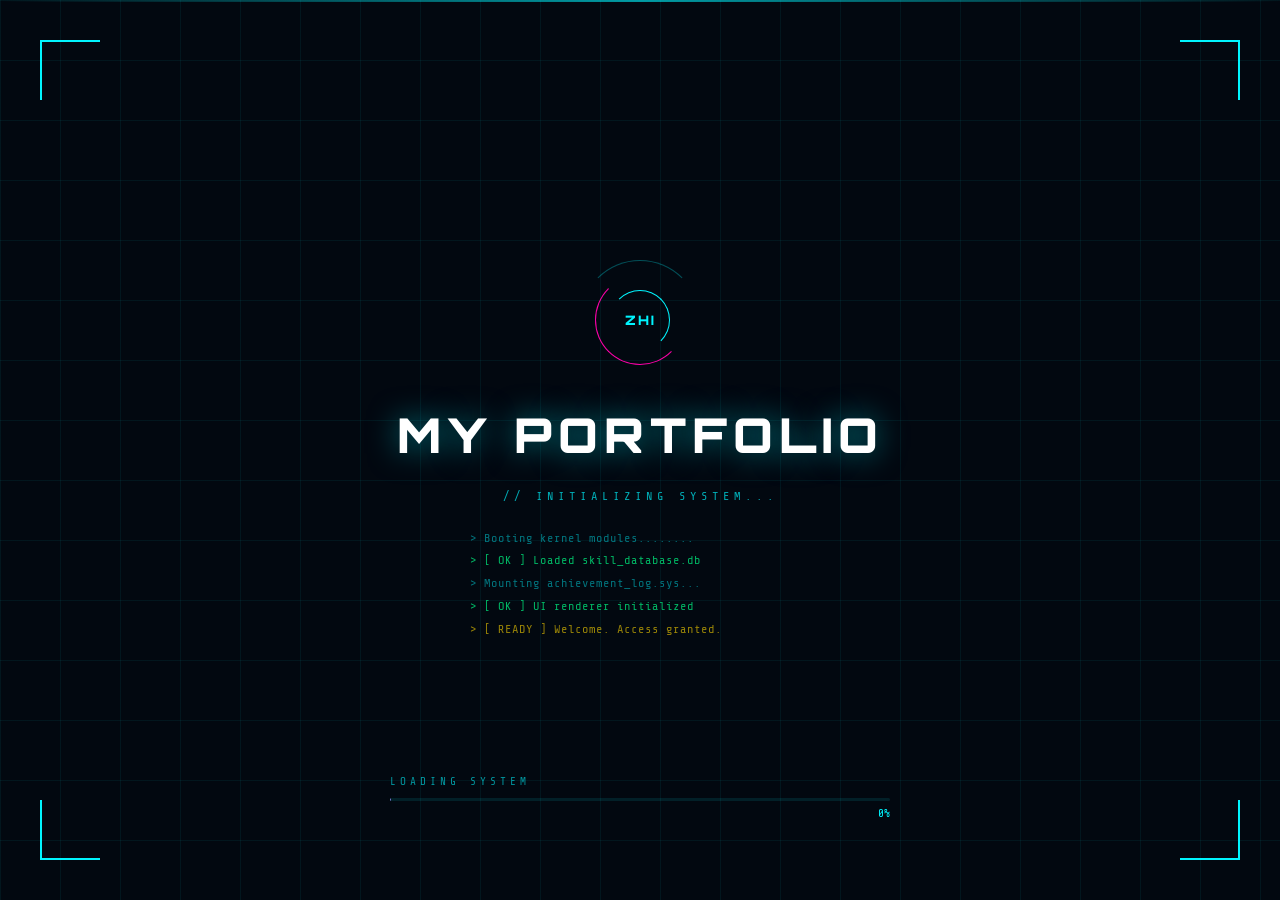
<file: index.html>
<!doctype html>
<html lang="en">
  <head>
    <meta charset="UTF-8" />
    <meta name="viewport" content="width=device-width, initial-scale=1.0" />
    <title>ZHI portfolio</title>
    <link
      rel="apple-touch-icon"
      sizes="180x180"
      href="assets/apple-touch-icon.png"
    />
    <link
      rel="icon"
      type="image/png"
      sizes="32x32"
      href="assets/favicon-32x32.png"
    />
    <link
      rel="icon"
      type="image/png"
      sizes="16x16"
      href="assets/favicon-16x16.png"
    />
    <link rel="manifest" href="assets/site.webmanifest" />

    <link rel="stylesheet" href="index.css" />
    <link rel="stylesheet" href="anim.css" />
  </head>
  <body>
    <!-- ========== OPENING ANIMATION OVERLAY ========== -->
    <div id="opening-overlay">
      <div class="op-grid"></div>
      <div class="op-scan"></div>
      <div class="op-corner tl"></div>
      <div class="op-corner tr"></div>
      <div class="op-corner bl"></div>
      <div class="op-corner br"></div>

      <div class="op-center">
        <div class="op-hex-wrap">
          <div class="op-hex-ring h1"></div>
          <div class="op-hex-ring h2"></div>
          <div class="op-hex-ring h3"></div>
          <div class="op-hex-icon">ZHI</div>
        </div>
        <div class="op-title">MY PORTFOLIO</div>
        <div class="op-subtitle">// INITIALIZING SYSTEM...</div>
        <div class="op-boot-lines">
          <span class="ob-line">&gt; Booting kernel modules........</span>
          <span class="ob-line ok">&gt; [ OK ] Loaded skill_database.db</span>
          <span class="ob-line">&gt; Mounting achievement_log.sys...</span>
          <span class="ob-line ok">&gt; [ OK ] UI renderer initialized</span>
          <span class="ob-line warn"
            >&gt; [ READY ] Welcome. Access granted.</span
          >
        </div>
      </div>

      <div class="op-loader-wrap">
        <div class="op-loader-label">LOADING SYSTEM</div>
        <div class="op-loader-bar">
          <div class="op-loader-fill"></div>
        </div>
        <div class="op-loader-pct">0%</div>
      </div>
    </div>
    <!-- ========== END OPENING OVERLAY ========== -->

    <!-- NAVBAR -->
    <nav class="navbar" data-reveal="down" data-reveal-delay="1">
      <button class="hamburger" id="hamburger" aria-label="Menu">☰</button>
      <div class="side-menu" id="sideMenu">
        <div class="menu-header" data-i18n="navHeader">// NAVIGATE</div>
        <ul>
          <li>
            <a href="index.html" class="menu-link active" data-page="home"
              >⬡ <span data-i18n="navHome">HOME</span></a
            >
          </li>
          <li>
            <a href="about.html" class="menu-link" data-page="about"
              >⬡ <span data-i18n="navAbout">ABOUT ME</span></a
            >
          </li>
          <li>
            <a href="achievement.html" class="menu-link" data-page="achievement"
              >⬡ <span data-i18n="navAchievement">ACHIEVEMENT</span></a
            >
          </li>
          <li>
            <a href="project.html" class="menu-link" data-page="project"
              >⬡ <span data-i18n="navProject">PROJECT</span></a
            >
          </li>
        </ul>
        <div class="menu-footer">SYS.VER 1.0.0</div>
      </div>
      <div class="overlay" id="overlay"></div>
      <div class="translate-wrapper">
        <button class="translate-btn" id="translateBtn">
          🌐 <span data-i18n="langBtnLabel">LANG</span>
        </button>
        <div class="lang-dropdown" id="langDropdown">
          <button class="lang-opt" data-lang="en">🇺🇸 English</button>
          <button class="lang-opt" data-lang="id">🇮🇩 Indonesia</button>
          <button class="lang-opt" data-lang="ja">🇯🇵 日本語</button>
        </div>
      </div>
    </nav>

    <!-- HERO -->
    <main class="hero">
      <div class="glitch-grid"></div>
      <div class="hero-content">
        <div
          class="badge"
          data-i18n="badge"
          data-reveal="up"
          data-reveal-delay="2"
        >
          // SYSTEM ONLINE
        </div>
        <h1
          class="name glitch"
          data-text="NAJWAN AZHIM AFANDI"
          data-reveal="up"
          data-reveal-delay="3"
        >
          NAJWAN AZHIM AFANDI
        </h1>
        <p
          class="tagline"
          data-i18n="tagline"
          data-reveal="up"
          data-reveal-delay="4"
        >
          DEVELOPER · CREATOR · GAMER
        </p>
        <div
          class="hero-desc"
          data-i18n="heroDesc"
          data-reveal="up"
          data-reveal-delay="5"
        >
          Welcome to my website portfolio. Navigate through the system using the
          menu.
        </div>
        <div class="hero-btns" data-reveal="up" data-reveal-delay="6">
          <a href="about.html" class="cta-btn" data-i18n="ctaAbout"
            >ACCESS PROFILE</a
          >
          <a
            href="project.html"
            class="cta-btn secondary"
            data-i18n="ctaProject"
            >VIEW PROJECTS</a
          >
        </div>
      </div>

      <div class="terminal" data-reveal="right" data-reveal-delay="4">
        <div class="terminal-bar">
          <span class="dot r"></span><span class="dot y"></span
          ><span class="dot g"></span>
          <span class="terminal-title">terminal@cyber:~</span>
        </div>
        <div class="terminal-body" id="terminalBody"></div>
      </div>

      <div class="scan-line"></div>
    </main>

    <script src="main.js"></script>
    <script src="anim.js"></script>
  </body>
</html>
</file>
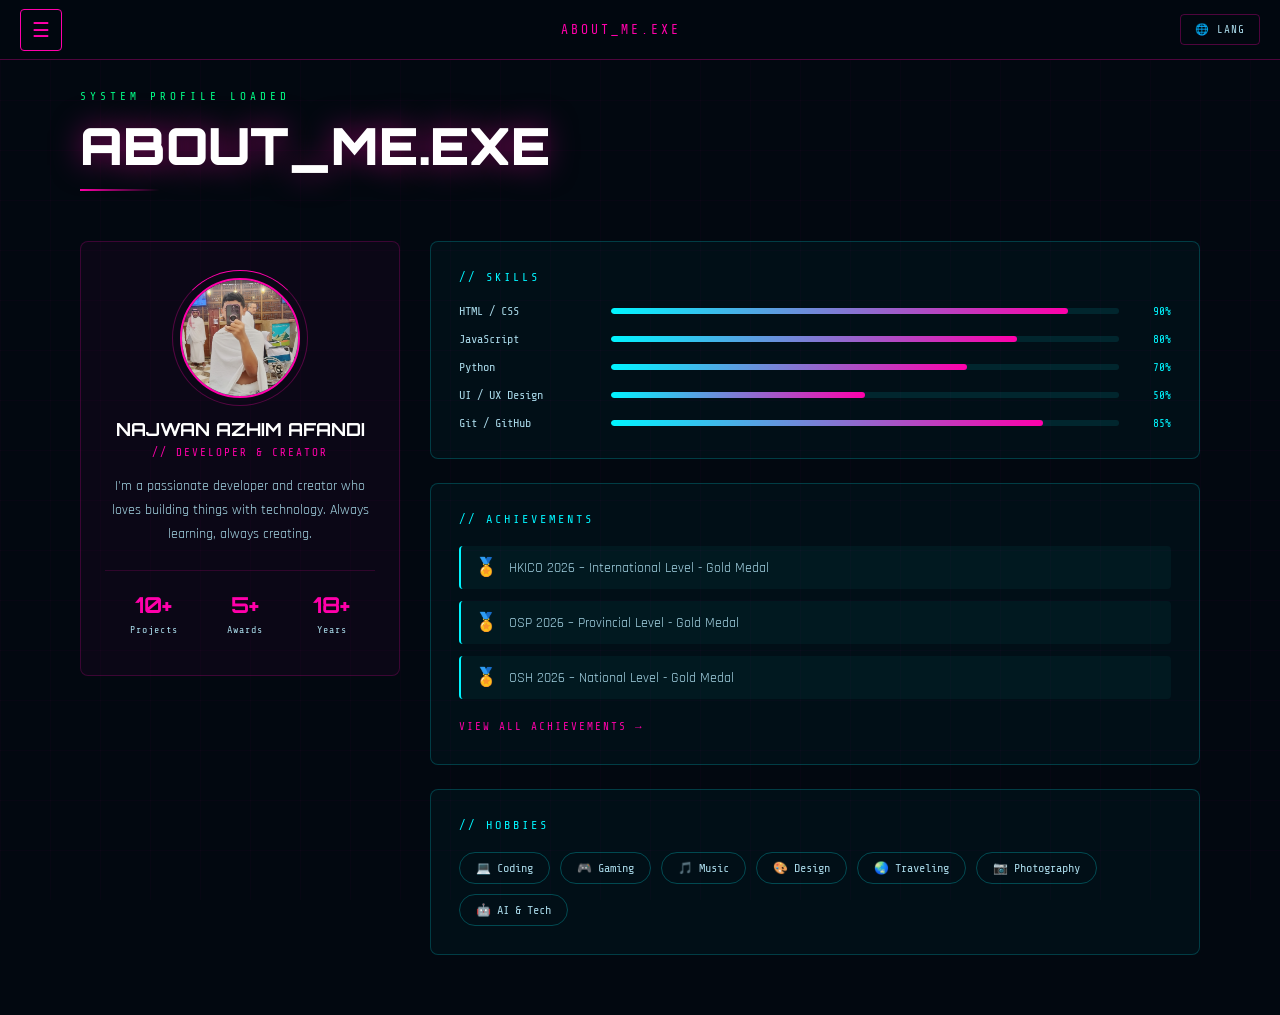
<file: about.html>
<!doctype html>
<html lang="en">
  <head>
    <meta charset="UTF-8" />
    <meta name="viewport" content="width=device-width, initial-scale=1.0" />
    <title>ZHI portfolio</title>
    <link
      rel="apple-touch-icon"
      sizes="180x180"
      href="assets/apple-touch-icon.png"
    />
    <link
      rel="icon"
      type="image/png"
      sizes="32x32"
      href="assets/favicon-32x32.png"
    />
    <link
      rel="icon"
      type="image/png"
      sizes="16x16"
      href="assets/favicon-16x16.png"
    />
    <link rel="manifest" href="assets/site.webmanifest" />
    <link rel="stylesheet" href="about.css" />
    <link rel="stylesheet" href="anim.css" />
  </head>
  <body>
    <nav class="navbar" data-reveal="down" data-reveal-delay="1">
      <button class="hamburger" id="hamburger">☰</button>
      <div class="side-menu" id="sideMenu">
        <div class="menu-header" data-i18n="navHeader">// NAVIGATE</div>
        <ul>
          <li>
            <a href="index.html" class="menu-link" data-page="home"
              >⬡ <span data-i18n="navHome">HOME</span></a
            >
          </li>
          <li>
            <a href="about.html" class="menu-link active" data-page="about"
              >⬡ <span data-i18n="navAbout">ABOUT ME</span></a
            >
          </li>
          <li>
            <a href="achievement.html" class="menu-link" data-page="achievement"
              >⬡ <span data-i18n="navAchievement">ACHIEVEMENT</span></a
            >
          </li>
          <li>
            <a href="project.html" class="menu-link" data-page="project"
              >⬡ <span data-i18n="navProject">PROJECT</span></a
            >
          </li>
        </ul>
        <div class="menu-footer">SYS.VER 1.0.0</div>
      </div>
      <div class="overlay" id="overlay"></div>
      <div class="nav-title" data-i18n="aboutTitle">ABOUT_ME.EXE</div>
      <div class="translate-wrapper">
        <button class="translate-btn" id="translateBtn">
          🌐 <span data-i18n="langBtnLabel">LANG</span>
        </button>
        <div class="lang-dropdown" id="langDropdown">
          <button class="lang-opt" data-lang="en">🇺🇸 English</button>
          <button class="lang-opt" data-lang="id">🇮🇩 Indonesia</button>
          <button class="lang-opt" data-lang="ja">🇯🇵 日本語</button>
        </div>
      </div>
    </nav>

    <main class="page-main">
      <div class="bg-grid"></div>

      <div class="page-header" data-reveal="up" data-reveal-delay="2">
        <div class="page-tag" data-i18n="aboutSub">SYSTEM PROFILE LOADED</div>
        <h1 class="page-title" data-i18n="aboutTitle">ABOUT_ME.EXE</h1>
        <div class="title-line"></div>
      </div>

      <div class="about-grid">
        <!-- PROFILE CARD -->
        <div class="profile-card" data-reveal="left" data-reveal-delay="3">
          <div class="avatar-wrap">
            <div class="avatar">
              <img
                src="assets/uploadf96056e02d5f6336b601302a79b82b65.png"
                alt="Profile Avatar"
              />
            </div>
            <div class="avatar-ring"></div>
          </div>
          <div class="profile-name">NAJWAN AZHIM AFANDI</div>
          <div class="profile-role" data-i18n="profileRole">
            // DEVELOPER & CREATOR
          </div>
          <p class="profile-bio" data-i18n="bioText">
            I'm a passionate developer and creator who loves building things
            with technology. Always learning, always creating.
          </p>
          <div class="profile-stats">
            <div class="stat">
              <span class="stat-num">10+</span
              ><span class="stat-label" data-i18n="statProjects">Projects</span>
            </div>
            <div class="stat">
              <span class="stat-num">5+</span
              ><span class="stat-label" data-i18n="statAwards">Awards</span>
            </div>
            <div class="stat">
              <span class="stat-num">18+</span
              ><span class="stat-label" data-i18n="statYears">Years</span>
            </div>
          </div>
        </div>

        <!-- RIGHT PANEL -->
        <div class="info-panel">
          <!-- SKILLS -->
          <div class="section-card" data-reveal="right" data-reveal-delay="3">
            <div class="section-label" data-i18n="skillsTitle">// SKILLS</div>
            <div class="skills-grid">
              <div class="skill-item" data-reveal="up" data-reveal-delay="1">
                <div class="skill-name">HTML / CSS</div>
                <div class="skill-bar">
                  <div class="skill-fill" style="--pct: 90%"></div>
                </div>
                <span class="skill-pct">90%</span>
              </div>
              <div class="skill-item" data-reveal="up" data-reveal-delay="2">
                <div class="skill-name">JavaScript</div>
                <div class="skill-bar">
                  <div class="skill-fill" style="--pct: 80%"></div>
                </div>
                <span class="skill-pct">80%</span>
              </div>
              <div class="skill-item" data-reveal="up" data-reveal-delay="3">
                <div class="skill-name">Python</div>
                <div class="skill-bar">
                  <div class="skill-fill" style="--pct: 70%"></div>
                </div>
                <span class="skill-pct">70%</span>
              </div>
              <div class="skill-item" data-reveal="up" data-reveal-delay="4">
                <div class="skill-name">UI / UX Design</div>
                <div class="skill-bar">
                  <div class="skill-fill" style="--pct: 50%"></div>
                </div>
                <span class="skill-pct">50%</span>
              </div>
              <div class="skill-item" data-reveal="up" data-reveal-delay="5">
                <div class="skill-name">Git / GitHub</div>
                <div class="skill-bar">
                  <div class="skill-fill" style="--pct: 85%"></div>
                </div>
                <span class="skill-pct">85%</span>
              </div>
            </div>
          </div>

          <!-- ACHIEVEMENTS MINI -->
          <div class="section-card" data-reveal="right" data-reveal-delay="4">
            <div class="section-label" data-i18n="achieveTitle">
              // ACHIEVEMENTS
            </div>
            <div class="mini-list">
              <div class="mini-item" data-reveal="left" data-reveal-delay="2">
                <span class="mini-icon">🏅</span>
                <span class="mini-text" data-i18n="achMiniHkico"
                  >HKICO 2026 – International Level - Gold Medal</span
                >
              </div>
              <div class="mini-item" data-reveal="left" data-reveal-delay="3">
                <span class="mini-icon">🏅</span>
                <span class="mini-text" data-i18n="achMiniOsp"
                  >OSP 2026 – Provincial Level - Gold Medal</span
                >
              </div>
              <div class="mini-item" data-reveal="left" data-reveal-delay="4">
                <span class="mini-icon">🏅</span>
                <span class="mini-text" data-i18n="achMiniOsh"
                  >OSH 2026 – National Level - Gold Medal</span
                >
              </div>
            </div>
            <a href="achievement.html" class="see-more" data-i18n="seeMoreAch"
              >VIEW ALL ACHIEVEMENTS →</a
            >
          </div>

          <!-- HOBBIES -->
          <div class="section-card" data-reveal="up" data-reveal-delay="3">
            <div class="section-label" data-i18n="hobbyTitle">// HOBBIES</div>
            <div class="hobby-tags">
              <span
                class="htag"
                data-reveal="scale"
                data-reveal-delay="1"
                data-i18n="hobbyCoding"
                >💻 Coding</span
              >
              <span
                class="htag"
                data-reveal="scale"
                data-reveal-delay="2"
                data-i18n="hobbyGaming"
                >🎮 Gaming</span
              >
              <span
                class="htag"
                data-reveal="scale"
                data-reveal-delay="3"
                data-i18n="hobbyMusic"
                >🎵 Music</span
              >
              <span
                class="htag"
                data-reveal="scale"
                data-reveal-delay="5"
                data-i18n="hobbyDesign"
                >🎨 Design</span
              >
              <span
                class="htag"
                data-reveal="scale"
                data-reveal-delay="6"
                data-i18n="hobbyTraveling"
                >🌏 Traveling</span
              >
              <span
                class="htag"
                data-reveal="scale"
                data-reveal-delay="7"
                data-i18n="hobbyPhotography"
                >📷 Photography</span
              >
              <span
                class="htag"
                data-reveal="scale"
                data-reveal-delay="8"
                data-i18n="hobbyAI"
                >🤖 AI & Tech</span
              >
            </div>
          </div>
        </div>
      </div>
    </main>

    <div class="scan-line"></div>
    <script src="main.js"></script>
    <script src="anim.js"></script>
  </body>
</html>
</file>
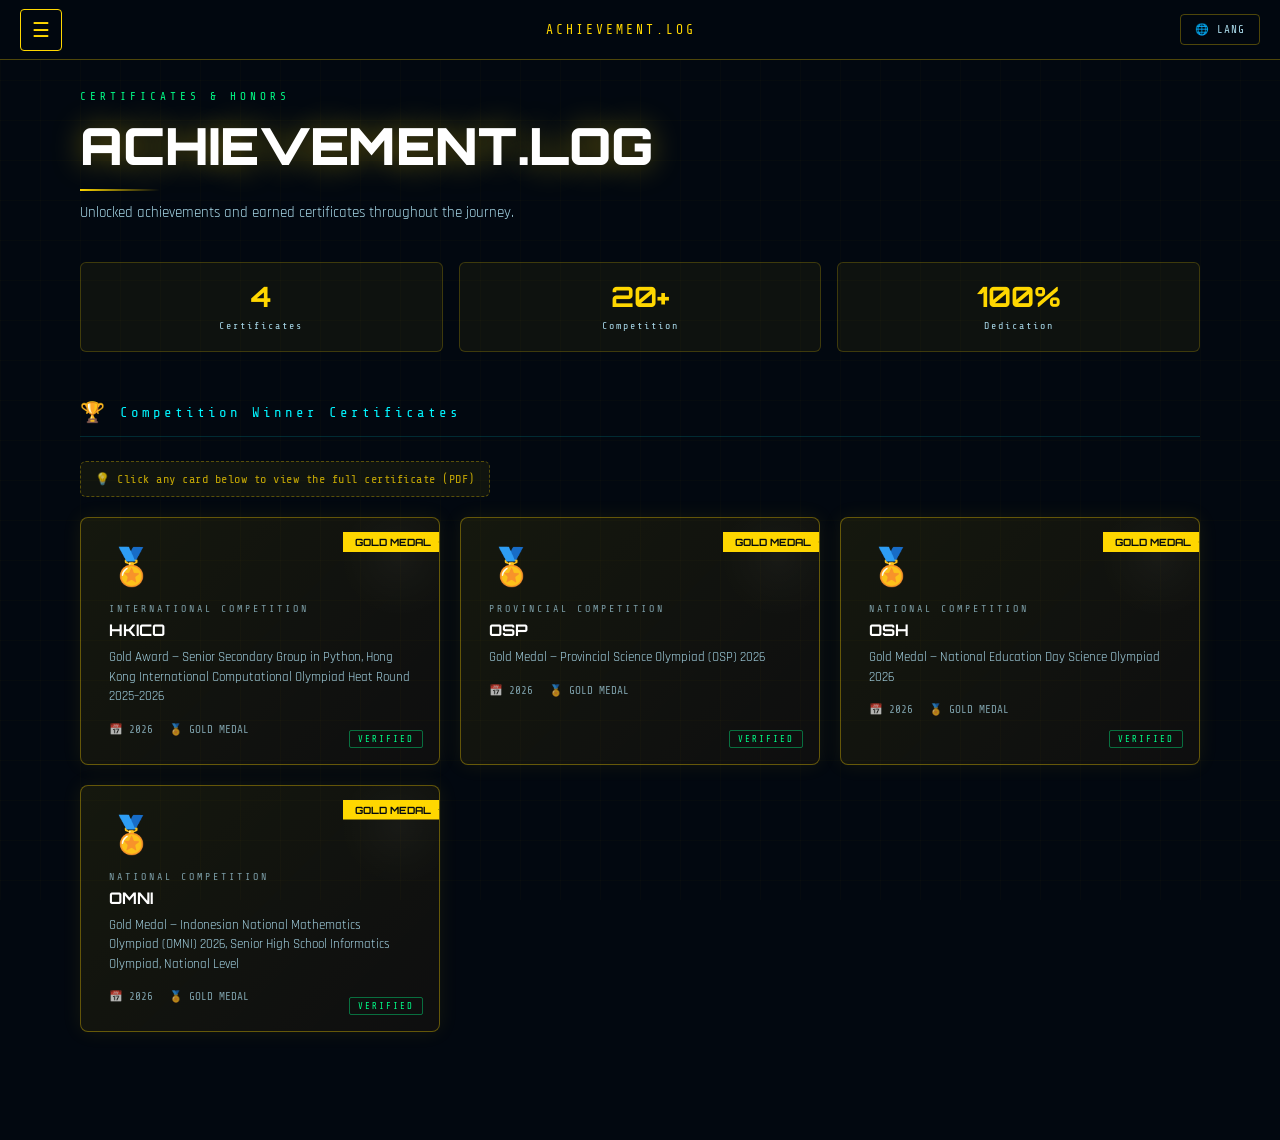
<file: achievement.html>
<!doctype html>
<html lang="en">
  <head>
    <meta charset="UTF-8" />
    <meta name="viewport" content="width=device-width, initial-scale=1.0" />
    <title>ZHI portfolio</title>
    <link
      rel="apple-touch-icon"
      sizes="180x180"
      href="assets/apple-touch-icon.png"
    />
    <link
      rel="icon"
      type="image/png"
      sizes="32x32"
      href="assets/favicon-32x32.png"
    />
    <link
      rel="icon"
      type="image/png"
      sizes="16x16"
      href="assets/favicon-16x16.png"
    />
    <link rel="manifest" href="assets/site.webmanifest" />
    <link rel="stylesheet" href="achievement.css" />
    <link rel="stylesheet" href="anim.css" />
    <style></style>
  </head>
  <body>
    <nav class="navbar" data-reveal="down" data-reveal-delay="1">
      <button class="hamburger" id="hamburger">☰</button>
      <div class="side-menu" id="sideMenu">
        <div class="menu-header" data-i18n="navHeader">// NAVIGATE</div>
        <ul>
          <li><a href="index.html" class="menu-link">⬡ <span data-i18n="navHome">HOME</span></a></li>
          <li><a href="about.html" class="menu-link">⬡ <span data-i18n="navAbout">ABOUT ME</span></a></li>
          <li>
            <a href="achievement.html" class="menu-link active"
              >⬡ <span data-i18n="navAchievement">ACHIEVEMENT</span></a
            >
          </li>
          <li><a href="project.html" class="menu-link">⬡ <span data-i18n="navProject">PROJECT</span></a></li>
        </ul>
        <div class="menu-footer">SYS.VER 1.0.0</div>
      </div>
      <div class="overlay" id="overlay"></div>
      <div class="nav-title" data-i18n="achPageTitle">ACHIEVEMENT.LOG</div>
      <div class="translate-wrapper">
        <button class="translate-btn" id="translateBtn">🌐 <span data-i18n="langBtnLabel">LANG</span></button>
        <div class="lang-dropdown" id="langDropdown">
          <button class="lang-opt" data-lang="en">🇺🇸 English</button>
          <button class="lang-opt" data-lang="id">🇮🇩 Indonesia</button>
          <button class="lang-opt" data-lang="ja">🇯🇵 日本語</button>
        </div>
      </div>
    </nav>

    <main class="page-main">
      <div class="bg-circuit"></div>

      <div class="page-header" data-reveal="up" data-reveal-delay="2">
        <div class="page-tag" data-i18n="achSub">CERTIFICATES & HONORS</div>
        <h1 class="page-title" data-i18n="achPageTitle">ACHIEVEMENT.LOG</h1>
        <div class="title-line"></div>
        <p class="page-desc" data-i18n="achPageDesc">
          Unlocked achievements and earned certificates throughout the journey.
        </p>
      </div>

      <!-- STATS BAR -->
      <div class="stats-bar">
        <div class="stat-box" data-reveal="up" data-reveal-delay="2">
          <span class="s-num">4</span>
          <span class="s-label" data-i18n="statCert">Certificates</span>
        </div>
        <div class="stat-box" data-reveal="up" data-reveal-delay="3">
          <span class="s-num">20+</span>
          <span class="s-label" data-i18n="statComp">Competition</span>
        </div>
        <div class="stat-box" data-reveal="up" data-reveal-delay="5">
          <span class="s-num">100%</span>
          <span class="s-label" data-i18n="statDedication">Dedication</span>
        </div>
      </div>

      <!-- COMPETITION SECTION -->
      <div class="cert-section">
        <div class="section-title" data-reveal="left" data-reveal-delay="2">
          <span class="section-icon">🏆</span>
          <span data-i18n="certTitle4">Competition Winner Certificates</span>
        </div>
        <div class="cert-hint" data-reveal="left" data-reveal-delay="3" data-i18n="certClickHint">
          💡 Click any card below to view the full certificate (PDF)
        </div>
        <div class="cert-grid">
          <!-- HKICO Card — clickable, opens PDF certificate in new tab -->
          <a
            href="certificates/Bagi HKICO HEAT 2026 - GOLD_36.pdf"
            target="_blank"
            rel="noopener noreferrer"
            class="cert-card gold clickable"
            data-reveal="up"
            data-reveal-delay="2"
            title="View Certificate PDF"
          >
            <div class="cert-bg-pattern"></div>
            <div class="cert-ribbon" data-i18n="certRibbonGold">GOLD MEDAL</div>
            <div class="cert-icon">🏅</div>
            <div class="cert-body">
              <div class="cert-category" data-i18n="catInternational">INTERNATIONAL COMPETITION</div>
              <div class="cert-name" data-i18n="certTitle1">HKICO</div>
              <div class="cert-desc" data-i18n="certDesc1">
                Gold Award — Senior Secondary Group in Python, Hong Kong
                International Computational Olympiad Heat Round 2025–2026
              </div>
              <div class="cert-meta">
                <span class="cert-date">📅 2026</span>
                <span class="cert-level" data-i18n="certLevelGold">🏅 GOLD MEDAL</span>
              </div>
            </div>
            <div class="cert-badge" data-i18n="certBadgeVerified">VERIFIED</div>
          </a>
          <a
            href="certificates/piag_Informatika - OSP - JAWA TIMUR 2026.pdf"
            target="_blank"
            rel="noopener noreferrer"
            class="cert-card gold clickable"
            data-reveal="up"
            data-reveal-delay="2"
            title="View Certificate PDF"
          >
            <div class="cert-bg-pattern"></div>
            <div class="cert-ribbon" data-i18n="certRibbonGold">GOLD MEDAL</div>
            <div class="cert-icon">🏅</div>
            <div class="cert-body">
              <div class="cert-category" data-i18n="catProvincial">PROVINCIAL COMPETITION</div>
              <div class="cert-name" data-i18n="certTitle2">OSP</div>
              <div class="cert-desc" data-i18n="certDesc2">Gold Medal — Provincial Science Olympiad (OSP) 2026</div>
              <div class="cert-meta">
                <span class="cert-date">📅 2026</span>
                <span class="cert-level" data-i18n="certLevelGold">🏅 GOLD MEDAL</span>
              </div>
            </div>
            <div class="cert-badge" data-i18n="certBadgeVerified">VERIFIED</div>
          </a>
          <a
            href="certificates/piag_Informatika - OSH 2026.pdf"
            target="_blank"
            rel="noopener noreferrer"
            class="cert-card gold clickable"
            data-reveal="up"
            data-reveal-delay="2"
            title="View Certificate PDF"
          >
            <div class="cert-bg-pattern"></div>
            <div class="cert-ribbon" data-i18n="certRibbonGold">GOLD MEDAL</div>
            <div class="cert-icon">🏅</div>
            <div class="cert-body">
              <div class="cert-category" data-i18n="catNational">NATIONAL COMPETITION</div>
              <div class="cert-name" data-i18n="certTitle3">OSH</div>
              <div class="cert-desc" data-i18n="certDesc3">Gold Medal — National Education Day Science Olympiad 2026</div>
              <div class="cert-meta">
                <span class="cert-date">📅 2026</span>
                <span class="cert-level" data-i18n="certLevelGold">🏅 GOLD MEDAL</span>
              </div>
            </div>
            <div class="cert-badge" data-i18n="certBadgeVerified">VERIFIED</div>
          </a>
          <a
            href="certificates/Medali Emas_Najwan Azhim Afandi_OMNI.pdf"
            target="_blank"
            rel="noopener noreferrer"
            class="cert-card gold clickable"
            data-reveal="up"
            data-reveal-delay="2"
            title="View Certificate PDF"
          >
            <div class="cert-bg-pattern"></div>
            <div class="cert-ribbon" data-i18n="certRibbonGold">GOLD MEDAL</div>
            <div class="cert-icon">🏅</div>
            <div class="cert-body">
              <div class="cert-category" data-i18n="catNational">NATIONAL COMPETITION</div>
              <div class="cert-name" data-i18n="certTitle5">OMNI</div>
              <div class="cert-desc" data-i18n="certDesc5">Gold Medal — Indonesian National Mathematics Olympiad (OMNI) 2026, Senior High School Informatics Olympiad, National Level</div>
              <div class="cert-meta">
                <span class="cert-date">📅 2026</span>
                <span class="cert-level" data-i18n="certLevelGold">🏅 GOLD MEDAL</span>
              </div>
            </div>
            <div class="cert-badge" data-i18n="certBadgeVerified">VERIFIED</div>
          </a>
        </div>
      </div>
    </main>

    <div class="scan-line"></div>
    <script src="main.js"></script>
    <script src="anim.js"></script>
  </body>
</html>
</file>
<file: index.css>
@import url('https://fonts.googleapis.com/css2?family=Share+Tech+Mono&family=Orbitron:wght@400;700;900&family=Rajdhani:wght@300;400;600&display=swap');

*, *::before, *::after { box-sizing: border-box; margin: 0; padding: 0; }

:root {
  --cyan: #00f5ff;
  --magenta: #ff00aa;
  --green: #00ff88;
  --dark: #020810;
  --dark2: #040f1e;
  --panel: rgba(0,245,255,0.04);
  --border: rgba(0,245,255,0.2);
  --text: #a8d8e8;
  --font-mono: 'Share Tech Mono', monospace;
  --font-display: 'Orbitron', sans-serif;
  --font-body: 'Rajdhani', sans-serif;
}

html { scroll-behavior: smooth; }

body {
  background: var(--dark);
  color: var(--text);
  font-family: var(--font-body);
  min-height: 100vh;
  overflow-x: hidden;
}

/* SCROLLBAR */
::-webkit-scrollbar { width: 4px; }
::-webkit-scrollbar-track { background: var(--dark2); }
::-webkit-scrollbar-thumb { background: var(--cyan); }

/* =========== NAVBAR =========== */
.navbar {
  position: fixed;
  top: 0; left: 0; right: 0;
  height: 60px;
  display: flex;
  align-items: center;
  justify-content: space-between;
  padding: 0 20px;
  background: rgba(2,8,16,0.9);
  border-bottom: 1px solid var(--border);
  backdrop-filter: blur(10px);
  z-index: 1000;
}

.hamburger {
  background: none;
  border: 1px solid var(--cyan);
  color: var(--cyan);
  font-size: 20px;
  width: 42px; height: 42px;
  flex-shrink: 0;
  cursor: pointer;
  transition: transform 0.4s ease, background 0.2s;
  border-radius: 4px;
  line-height: 1;
}
.hamburger.open { transform: rotate(180deg); background: rgba(0,245,255,0.1); }
.hamburger:hover { background: rgba(0,245,255,0.15); }

/* SIDE MENU */
.side-menu {
  position: fixed;
  top: 60px; left: -280px;
  width: 260px;
  height: calc(100vh - 60px);
  background: rgba(2,8,16,0.97);
  border-right: 1px solid var(--border);
  padding: 30px 0;
  transition: left 0.4s cubic-bezier(0.4,0,0.2,1);
  z-index: 999;
  display: flex;
  flex-direction: column;
}
.side-menu.open { left: 0; }

.menu-header {
  font-family: var(--font-mono);
  color: var(--cyan);
  font-size: 11px;
  letter-spacing: 3px;
  padding: 0 24px 20px;
  border-bottom: 1px solid var(--border);
  margin-bottom: 16px;
}

.side-menu ul { list-style: none; flex: 1; }

.menu-link {
  display: block;
  padding: 14px 24px;
  color: var(--text);
  text-decoration: none;
  font-family: var(--font-mono);
  font-size: 13px;
  letter-spacing: 2px;
  transition: all 0.2s;
  border-left: 3px solid transparent;
  position: relative;
}
.menu-link::after {
  content: '';
  position: absolute;
  right: 20px; top: 50%;
  transform: translateY(-50%);
  width: 6px; height: 6px;
  border-right: 2px solid var(--cyan);
  border-top: 2px solid var(--cyan);
  transform: translateY(-50%) rotate(45deg);
  opacity: 0;
  transition: opacity 0.2s;
}
.menu-link:hover, .menu-link.active {
  color: var(--cyan);
  border-left-color: var(--cyan);
  background: rgba(0,245,255,0.05);
}
.menu-link:hover::after, .menu-link.active::after { opacity: 1; }

.menu-footer {
  font-family: var(--font-mono);
  font-size: 10px;
  color: rgba(0,245,255,0.3);
  text-align: center;
  padding: 16px;
  border-top: 1px solid var(--border);
}

.overlay {
  display: none;
  position: fixed;
  inset: 0;
  background: rgba(0,0,0,0.5);
  z-index: 998;
}
.overlay.show { display: block; }

/* TRANSLATE */
.translate-wrapper { position: relative; flex-shrink: 0; }

.translate-btn {
  background: none;
  border: 1px solid var(--border);
  color: var(--text);
  font-family: var(--font-mono);
  font-size: 11px;
  padding: 8px 14px;
  cursor: pointer;
  border-radius: 4px;
  letter-spacing: 1px;
  transition: all 0.2s;
}
.translate-btn:hover, .translate-btn.active {
  border-color: var(--cyan);
  color: var(--cyan);
  background: rgba(0,245,255,0.08);
}

.lang-dropdown {
  display: none;
  position: absolute;
  top: calc(100% + 8px);
  right: 0;
  background: rgba(2,8,16,0.97);
  border: 1px solid var(--border);
  border-radius: 4px;
  overflow: hidden;
  min-width: 150px;
  z-index: 2000;
}
.lang-dropdown.show { display: block; }

.lang-opt {
  display: block;
  width: 100%;
  padding: 10px 16px;
  background: none;
  border: none;
  color: var(--text);
  font-family: var(--font-mono);
  font-size: 12px;
  text-align: left;
  cursor: pointer;
  transition: all 0.15s;
  border-bottom: 1px solid rgba(0,245,255,0.07);
}
.lang-opt:last-child { border-bottom: none; }
.lang-opt:hover { background: rgba(0,245,255,0.1); color: var(--cyan); }

/* =========== HERO =========== */
.hero {
  min-height: 100vh;
  padding: 100px 60px 60px;
  display: grid;
  grid-template-columns: 1fr 1fr;
  gap: 60px;
  align-items: center;
  position: relative;
  overflow: hidden;
}

.glitch-grid {
  position: absolute;
  inset: 0;
  background-image:
    linear-gradient(rgba(0,245,255,0.03) 1px, transparent 1px),
    linear-gradient(90deg, rgba(0,245,255,0.03) 1px, transparent 1px);
  background-size: 60px 60px;
  pointer-events: none;
}

.hero-content { position: relative; z-index: 2; }

.badge {
  font-family: var(--font-mono);
  font-size: 11px;
  color: var(--green);
  letter-spacing: 4px;
  margin-bottom: 16px;
  animation: blink 2s step-end infinite;
}
@keyframes blink { 50% { opacity: 0.4; } }

.name {
  font-family: var(--font-display);
  font-size: clamp(2.5rem, 5vw, 4.5rem);
  font-weight: 900;
  color: #fff;
  line-height: 1;
  margin-bottom: 16px;
  text-transform: uppercase;
}

/* GLITCH EFFECT */
.glitch { position: relative; }
.glitch::before, .glitch::after {
  content: attr(data-text);
  position: absolute;
  top: 0; left: 0;
  width: 100%; height: 100%;
  font-family: inherit;
  font-size: inherit;
  font-weight: inherit;
}
.glitch::before {
  color: var(--magenta);
  animation: glitch1 3s infinite;
  clip-path: polygon(0 0, 100% 0, 100% 40%, 0 40%);
}
.glitch::after {
  color: var(--cyan);
  animation: glitch2 3s infinite;
  clip-path: polygon(0 60%, 100% 60%, 100% 100%, 0 100%);
}
@keyframes glitch1 {
  0%,90%,100% { transform: translate(0); opacity: 0; }
  92% { transform: translate(-3px, 2px); opacity: 0.8; }
  94% { transform: translate(3px, -2px); opacity: 0.8; }
  96% { transform: translate(-3px); opacity: 0.8; }
}
@keyframes glitch2 {
  0%,90%,100% { transform: translate(0); opacity: 0; }
  91% { transform: translate(3px, 2px); opacity: 0.8; }
  93% { transform: translate(-3px, -2px); opacity: 0.8; }
  95% { transform: translate(3px); opacity: 0.8; }
}

.tagline {
  font-family: var(--font-mono);
  font-size: 13px;
  color: var(--cyan);
  letter-spacing: 4px;
  margin-bottom: 24px;
}

.hero-desc {
  font-size: 16px;
  line-height: 1.7;
  color: var(--text);
  max-width: 480px;
  margin-bottom: 36px;
}

.hero-btns { display: flex; gap: 16px; flex-wrap: wrap; }

.cta-btn {
  display: inline-block;
  padding: 12px 28px;
  font-family: var(--font-mono);
  font-size: 12px;
  letter-spacing: 2px;
  text-decoration: none;
  border: 1px solid var(--cyan);
  color: var(--dark);
  background: var(--cyan);
  transition: all 0.25s;
  clip-path: polygon(8px 0, 100% 0, calc(100% - 8px) 100%, 0 100%);
}
.cta-btn:hover { background: transparent; color: var(--cyan); }

.cta-btn.secondary {
  background: transparent;
  color: var(--magenta);
  border-color: var(--magenta);
}
.cta-btn.secondary:hover { background: rgba(255,0,170,0.1); }

/* TERMINAL */
.terminal {
  background: rgba(0,8,16,0.9);
  border: 1px solid var(--border);
  border-radius: 8px;
  overflow: hidden;
  position: relative;
  z-index: 2;
  box-shadow: 0 0 40px rgba(0,245,255,0.08), inset 0 0 40px rgba(0,0,0,0.5);
}

.terminal-bar {
  background: rgba(0,245,255,0.06);
  padding: 10px 16px;
  display: flex;
  align-items: center;
  gap: 8px;
  border-bottom: 1px solid var(--border);
}

.dot { width: 12px; height: 12px; border-radius: 50%; }
.dot.r { background: #ff5f57; }
.dot.y { background: #ffbd2e; }
.dot.g { background: #28c941; }

.terminal-title {
  font-family: var(--font-mono);
  font-size: 11px;
  color: rgba(168,216,232,0.5);
  margin-left: 8px;
}

.terminal-body {
  padding: 20px;
  font-family: var(--font-mono);
  font-size: 13px;
  min-height: 280px;
  line-height: 1.8;
}

.terminal-body .line { display: block; }
.terminal-body .prompt { color: var(--green); }
.terminal-body .cmd { color: var(--cyan); }
.terminal-body .out { color: var(--text); }
.terminal-body .err { color: var(--magenta); }
.terminal-body .cursor {
  display: inline-block;
  width: 8px; height: 14px;
  background: var(--cyan);
  animation: blink 1s step-end infinite;
  vertical-align: middle;
}

/* SCANLINE */
.scan-line {
  position: fixed;
  top: -100px;
  left: 0; right: 0;
  height: 100px;
  background: linear-gradient(transparent, rgba(0,245,255,0.015), transparent);
  animation: scan 6s linear infinite;
  pointer-events: none;
  z-index: 9999;
}
@keyframes scan { to { top: 100vh; } }

/* =========== LARGE SCREENS =========== */
@media (min-width: 1400px) {
  .hero { max-width: 1440px; margin: 0 auto; gap: 80px; }
}

/* =========== TABLETS =========== */
@media (max-width: 1024px) {
  .hero { gap: 40px; padding: 96px 40px 50px; }
  .name { font-size: clamp(2.2rem, 4.5vw, 3.6rem); }
}

/* =========== SMALL TABLETS / LARGE PHONES =========== */
@media (max-width: 768px) {
  .hero {
    grid-template-columns: 1fr;
    padding: 90px 24px 40px;
    gap: 36px;
    min-height: auto;
  }
  .terminal { width: 100%; }
  .terminal-body { min-height: 220px; font-size: 12px; padding: 16px; }
  .hero-desc { max-width: 100%; }
}

/* =========== PHONES =========== */
@media (max-width: 480px) {
  .navbar { padding: 0 14px; gap: 10px; }
  .hero {
    padding: 84px 18px 32px;
    gap: 28px;
  }
  .badge { font-size: 10px; letter-spacing: 3px; }
  .tagline { font-size: 12px; letter-spacing: 2px; }
  .hero-desc { font-size: 14px; }
  .hero-btns { flex-direction: column; align-items: stretch; gap: 12px; }
  .cta-btn { text-align: center; padding: 12px 20px; }
  .terminal-body { min-height: 180px; font-size: 11px; padding: 14px; line-height: 1.6; }
  .terminal-title { font-size: 10px; }
}

/* =========== VERY SMALL PHONES =========== */
@media (max-width: 360px) {
  .hero { padding: 80px 14px 28px; }
  .name { font-size: 1.9rem; }
  .terminal-body { min-height: 160px; font-size: 10px; padding: 12px; }
}
</file>
<file: anim.css>
/* ============================
   GLOBAL RESPONSIVE SAFETY NET
   (loaded on every page — prevents any element from
   forcing horizontal overflow / the need to pinch-zoom-out
   on small devices)
   ============================ */
html {
  overflow-x: hidden;
  max-width: 100%;
}

img,
video,
svg {
  max-width: 100%;
  height: auto;
}

/* ============================
   OPENING ANIMATION OVERLAY
   ============================ */

#opening-overlay {
  position: fixed;
  inset: 0;
  background: #020810;
  z-index: 99999;
  display: flex;
  flex-direction: column;
  align-items: center;
  justify-content: center;
  overflow: hidden;
  cursor: default;
}

/* GRID LINES THAT APPEAR FIRST */
#opening-overlay .op-grid {
  position: absolute;
  inset: 0;
  background-image:
    linear-gradient(rgba(0, 245, 255, 0.06) 1px, transparent 1px),
    linear-gradient(90deg, rgba(0, 245, 255, 0.06) 1px, transparent 1px);
  background-size: 60px 60px;
  animation: op-grid-in 0.8s ease forwards;
  opacity: 0;
}

@keyframes op-grid-in {
  from {
    opacity: 0;
    transform: scale(1.1);
  }
  to {
    opacity: 1;
    transform: scale(1);
  }
}

/* CORNER BRACKETS */
#opening-overlay .op-corner {
  position: absolute;
  width: 60px;
  height: 60px;
  opacity: 0;
  animation: op-corner-in 0.5s ease forwards;
  animation-delay: 0.4s;
}

#opening-overlay .op-corner.tl {
  top: 40px;
  left: 40px;
  border-top: 2px solid var(--cyan);
  border-left: 2px solid var(--cyan);
}
#opening-overlay .op-corner.tr {
  top: 40px;
  right: 40px;
  border-top: 2px solid var(--cyan);
  border-right: 2px solid var(--cyan);
}
#opening-overlay .op-corner.bl {
  bottom: 40px;
  left: 40px;
  border-bottom: 2px solid var(--cyan);
  border-left: 2px solid var(--cyan);
}
#opening-overlay .op-corner.br {
  bottom: 40px;
  right: 40px;
  border-bottom: 2px solid var(--cyan);
  border-right: 2px solid var(--cyan);
}

@keyframes op-corner-in {
  from {
    opacity: 0;
    transform: scale(0.5);
  }
  to {
    opacity: 1;
    transform: scale(1);
  }
}

/* LOADING BAR */
#opening-overlay .op-loader-wrap {
  position: absolute;
  bottom: 80px;
  left: 50%;
  transform: translateX(-50%);
  width: min(500px, 80vw);
  text-align: center;
  opacity: 0;
  animation: op-fade-in 0.4s ease forwards;
  animation-delay: 0.6s;
}

#opening-overlay .op-loader-label {
  font-family: "Share Tech Mono", monospace;
  font-size: 11px;
  color: rgba(0, 245, 255, 0.6);
  letter-spacing: 4px;
  margin-bottom: 10px;
  text-align: left;
}

#opening-overlay .op-loader-bar {
  width: 100%;
  height: 3px;
  background: rgba(0, 245, 255, 0.1);
  border-radius: 2px;
  overflow: hidden;
  position: relative;
}

#opening-overlay .op-loader-fill {
  height: 100%;
  width: 0%;
  background: linear-gradient(90deg, var(--cyan), var(--magenta));
  border-radius: 2px;
}

@keyframes op-load {
  0% {
    width: 0%;
  }
  30% {
    width: 35%;
  }
  60% {
    width: 65%;
  }
  80% {
    width: 85%;
  }
  100% {
    width: 100%;
  }
}

#opening-overlay .op-loader-pct {
  font-family: "Share Tech Mono", monospace;
  font-size: 11px;
  color: var(--cyan);
  text-align: right;
  margin-top: 6px;
}

/* CENTER CONTENT */
#opening-overlay .op-center {
  display: flex;
  flex-direction: column;
  align-items: center;
  gap: 24px;
  position: relative;
  z-index: 1;
}

/* HEXAGON SPINNER */
#opening-overlay .op-hex-wrap {
  position: relative;
  width: 120px;
  height: 120px;
  display: flex;
  align-items: center;
  justify-content: center;
  opacity: 0;
  animation: op-fade-in 0.5s ease forwards;
  animation-delay: 0.3s;
}

#opening-overlay .op-hex-ring {
  position: absolute;
  border-radius: 50%;
  border: 1.5px solid transparent;
}
#opening-overlay .op-hex-ring.h1 {
  width: 60px;
  height: 60px;
  border-top-color: var(--cyan);
  border-right-color: var(--cyan);
  animation: spin-cw 1.2s linear infinite;
}
#opening-overlay .op-hex-ring.h2 {
  width: 90px;
  height: 90px;
  border-bottom-color: var(--magenta);
  border-left-color: var(--magenta);
  animation: spin-ccw 1.6s linear infinite;
}
#opening-overlay .op-hex-ring.h3 {
  width: 120px;
  height: 120px;
  border-top-color: rgba(0, 245, 255, 0.3);
  animation: spin-cw 2.4s linear infinite;
}

@keyframes spin-cw {
  to {
    transform: rotate(360deg);
  }
}
@keyframes spin-ccw {
  to {
    transform: rotate(-360deg);
  }
}

#opening-overlay .op-hex-icon {
  font-family: "Orbitron", sans-serif;
  font-size: 13px;
  font-weight: 900;
  color: var(--cyan);
  letter-spacing: 2px;
}
.op-hex-icon img {
  width: 40px;
  height: 40px;
  filter: drop-shadow(0 0 5px var(--cyan));
}

/* TITLE */
#opening-overlay .op-title {
  font-family: "Orbitron", sans-serif;
  font-size: clamp(1.5rem, 4vw, 3rem);
  font-weight: 900;
  color: #fff;
  letter-spacing: 6px;
  text-align: center;
  opacity: 0;
  animation: op-slide-up 0.6s ease forwards;
  animation-delay: 0.5s;
  text-shadow: 0 0 30px rgba(0, 245, 255, 0.5);
}

#opening-overlay .op-subtitle {
  font-family: "Share Tech Mono", monospace;
  font-size: 12px;
  color: rgba(0, 245, 255, 0.7);
  letter-spacing: 5px;
  text-align: center;
  opacity: 0;
  animation: op-slide-up 0.5s ease forwards;
  animation-delay: 0.7s;
}

/* BOOT TEXT */
#opening-overlay .op-boot-lines {
  font-family: "Share Tech Mono", monospace;
  font-size: 12px;
  color: rgba(0, 245, 255, 0.45);
  letter-spacing: 1px;
  line-height: 1.9;
  text-align: left;
  min-width: 340px;
  opacity: 0;
  animation: op-fade-in 0.4s ease forwards;
  animation-delay: 0.8s;
}

#opening-overlay .op-boot-lines .ob-line {
  display: block;
  overflow: hidden;
  white-space: nowrap;
  max-width: 0;
}

#opening-overlay .op-boot-lines .ob-line.ok {
  color: rgba(0, 255, 136, 0.7);
}
#opening-overlay .op-boot-lines .ob-line.warn {
  color: rgba(255, 215, 0, 0.6);
}

#opening-overlay .ob-line:nth-child(1) {
  animation: type-in 0.4s steps(40, end) forwards;
  animation-delay: 1s;
}
#opening-overlay .ob-line:nth-child(2) {
  animation: type-in 0.4s steps(40, end) forwards;
  animation-delay: 1.3s;
}
#opening-overlay .ob-line:nth-child(3) {
  animation: type-in 0.4s steps(40, end) forwards;
  animation-delay: 1.6s;
}
#opening-overlay .ob-line:nth-child(4) {
  animation: type-in 0.4s steps(40, end) forwards;
  animation-delay: 1.9s;
}
#opening-overlay .ob-line:nth-child(5) {
  animation: type-in 0.5s steps(40, end) forwards;
  animation-delay: 2.2s;
}

@keyframes type-in {
  from {
    max-width: 0;
  }
  to {
    max-width: 100%;
  }
}

/* HORIZONTAL SCAN DURING LOADING */
#opening-overlay .op-scan {
  position: absolute;
  left: 0;
  right: 0;
  height: 2px;
  background: linear-gradient(90deg, transparent, var(--cyan), transparent);
  top: 0;
  animation: op-scan-down 1.2s linear infinite;
  animation-delay: 0.5s;
  opacity: 0.6;
}

@keyframes op-scan-down {
  from {
    top: 0;
    opacity: 0.6;
  }
  to {
    top: 100vh;
    opacity: 0.2;
  }
}

/* EXIT ANIMATION */
#opening-overlay.op-exit {
  animation: op-exit 0.7s ease forwards;
}

@keyframes op-exit {
  0% {
    opacity: 1;
    clip-path: inset(0 0 0 0);
  }
  50% {
    clip-path: inset(0 0 0 0);
    filter: brightness(2);
  }
  100% {
    opacity: 0;
    clip-path: inset(50% 0 50% 0);
    pointer-events: none;
  }
}

/* SHARED HELPERS */
@keyframes op-fade-in {
  from {
    opacity: 0;
  }
  to {
    opacity: 1;
  }
}

@keyframes op-slide-up {
  from {
    opacity: 0;
    transform: translateY(20px);
  }
  to {
    opacity: 1;
    transform: translateY(0);
  }
}

/* ============================
   OPENING OVERLAY — RESPONSIVE
   ============================ */
@media (max-width: 700px) {
  #opening-overlay .op-corner {
    width: 44px;
    height: 44px;
  }
  #opening-overlay .op-corner.tl,
  #opening-overlay .op-corner.tr {
    top: 24px;
  }
  #opening-overlay .op-corner.bl,
  #opening-overlay .op-corner.br {
    bottom: 24px;
  }
  #opening-overlay .op-corner.tl,
  #opening-overlay .op-corner.bl {
    left: 20px;
  }
  #opening-overlay .op-corner.tr,
  #opening-overlay .op-corner.br {
    right: 20px;
  }

  #opening-overlay .op-hex-wrap {
    width: 96px;
    height: 96px;
  }
  #opening-overlay .op-hex-ring.h1 {
    width: 50px;
    height: 50px;
  }
  #opening-overlay .op-hex-ring.h2 {
    width: 74px;
    height: 74px;
  }
  #opening-overlay .op-hex-ring.h3 {
    width: 96px;
    height: 96px;
  }

  #opening-overlay .op-title {
    letter-spacing: 3px;
    padding: 0 16px;
  }
  #opening-overlay .op-subtitle {
    font-size: 10px;
    letter-spacing: 3px;
    padding: 0 16px;
  }

  #opening-overlay .op-boot-lines {
    min-width: 0;
    width: min(320px, 82vw);
    font-size: 11px;
  }

  #opening-overlay .op-loader-wrap {
    bottom: 56px;
    width: 88vw;
  }
}

@media (max-width: 420px) {
  #opening-overlay .op-center {
    gap: 16px;
  }
  #opening-overlay .op-hex-wrap {
    width: 76px;
    height: 76px;
  }
  #opening-overlay .op-hex-ring.h1 {
    width: 40px;
    height: 40px;
  }
  #opening-overlay .op-hex-ring.h2 {
    width: 58px;
    height: 58px;
  }
  #opening-overlay .op-hex-ring.h3 {
    width: 76px;
    height: 76px;
  }
  #opening-overlay .op-title {
    letter-spacing: 2px;
  }
  #opening-overlay .op-boot-lines {
    width: min(260px, 84vw);
    font-size: 10px;
    line-height: 1.7;
  }
  #opening-overlay .op-loader-wrap {
    bottom: 44px;
  }
}

@media (max-height: 560px) {
  /* short viewports (landscape phones) — shrink the boot log so it
     doesn't get cramped against the loader bar */
  #opening-overlay .op-boot-lines {
    display: none;
  }
  #opening-overlay .op-hex-wrap {
    width: 70px;
    height: 70px;
  }
  #opening-overlay .op-hex-ring.h1 { width: 36px; height: 36px; }
  #opening-overlay .op-hex-ring.h2 { width: 52px; height: 52px; }
  #opening-overlay .op-hex-ring.h3 { width: 70px; height: 70px; }
}

/* ============================
   SCROLL REVEAL ANIMATIONS
   ============================ */

/* Elements start hidden */
[data-reveal] {
  opacity: 0;
  transition:
    opacity 0.6s ease,
    transform 0.6s ease;
}

[data-reveal="up"] {
  transform: translateY(40px);
}
[data-reveal="down"] {
  transform: translateY(-40px);
}
[data-reveal="left"] {
  transform: translateX(-50px);
}
[data-reveal="right"] {
  transform: translateX(50px);
}
[data-reveal="scale"] {
  transform: scale(0.85);
}
[data-reveal="fade"] {
  transform: none;
}

/* Revealed state */
[data-reveal].revealed {
  opacity: 1;
  transform: translate(0) scale(1) !important;
}

/* Stagger delays for children */
[data-reveal-delay="1"] {
  transition-delay: 0.1s;
}
[data-reveal-delay="2"] {
  transition-delay: 0.2s;
}
[data-reveal-delay="3"] {
  transition-delay: 0.3s;
}
[data-reveal-delay="4"] {
  transition-delay: 0.4s;
}
[data-reveal-delay="5"] {
  transition-delay: 0.5s;
}
[data-reveal-delay="6"] {
  transition-delay: 0.6s;
}
[data-reveal-delay="7"] {
  transition-delay: 0.7s;
}
[data-reveal-delay="8"] {
  transition-delay: 0.8s;
}
</file>
<file: about.css>
@import url("https://fonts.googleapis.com/css2?family=Share+Tech+Mono&family=Orbitron:wght@400;700;900&family=Rajdhani:wght@300;400;600&display=swap");

*,
*::before,
*::after {
  box-sizing: border-box;
  margin: 0;
  padding: 0;
}

:root {
  --cyan: #00f5ff;
  --magenta: #ff00aa;
  --green: #00ff88;
  --yellow: #ffd700;
  --dark: #020810;
  --dark2: #040f1e;
  --panel: rgba(0, 245, 255, 0.04);
  --border: rgba(0, 245, 255, 0.2);
  --text: #a8d8e8;
  --font-mono: "Share Tech Mono", monospace;
  --font-display: "Orbitron", sans-serif;
  --font-body: "Rajdhani", sans-serif;
}

body {
  background: var(--dark);
  color: var(--text);
  font-family: var(--font-body);
  min-height: 100vh;
  overflow-x: hidden;
}

::-webkit-scrollbar {
  width: 4px;
}
::-webkit-scrollbar-track {
  background: var(--dark2);
}
::-webkit-scrollbar-thumb {
  background: var(--magenta);
}

/* NAVBAR */
.navbar {
  position: fixed;
  top: 0;
  left: 0;
  right: 0;
  height: 60px;
  display: flex;
  align-items: center;
  padding: 0 20px;
  background: rgba(2, 8, 16, 0.92);
  border-bottom: 1px solid rgba(255, 0, 170, 0.3);
  backdrop-filter: blur(10px);
  z-index: 1000;
  gap: 16px;
}

.nav-title {
  flex: 1;
  min-width: 0;
  overflow: hidden;
  text-overflow: ellipsis;
  white-space: nowrap;
  text-align: center;
  font-family: var(--font-mono);
  font-size: 13px;
  color: var(--magenta);
  letter-spacing: 3px;
}

.hamburger {
  background: none;
  border: 1px solid var(--magenta);
  color: var(--magenta);
  font-size: 20px;
  width: 42px;
  height: 42px;
  flex-shrink: 0;
  cursor: pointer;
  transition:
    transform 0.4s ease,
    background 0.2s;
  border-radius: 4px;
}
.hamburger.open {
  transform: rotate(180deg);
  background: rgba(255, 0, 170, 0.1);
}
.hamburger:hover {
  background: rgba(255, 0, 170, 0.12);
}

.side-menu {
  position: fixed;
  top: 60px;
  left: -280px;
  width: 260px;
  height: calc(100vh - 60px);
  background: rgba(2, 8, 16, 0.97);
  border-right: 1px solid rgba(255, 0, 170, 0.25);
  padding: 30px 0;
  transition: left 0.4s cubic-bezier(0.4, 0, 0.2, 1);
  z-index: 999;
  display: flex;
  flex-direction: column;
}
.side-menu.open {
  left: 0;
}

.menu-header {
  font-family: var(--font-mono);
  color: var(--magenta);
  font-size: 11px;
  letter-spacing: 3px;
  padding: 0 24px 20px;
  border-bottom: 1px solid rgba(255, 0, 170, 0.2);
  margin-bottom: 16px;
}

.side-menu ul {
  list-style: none;
  flex: 1;
}

.menu-link {
  display: block;
  padding: 14px 24px;
  color: var(--text);
  text-decoration: none;
  font-family: var(--font-mono);
  font-size: 13px;
  letter-spacing: 2px;
  transition: all 0.2s;
  border-left: 3px solid transparent;
}
.menu-link:hover,
.menu-link.active {
  color: var(--magenta);
  border-left-color: var(--magenta);
  background: rgba(255, 0, 170, 0.05);
}

.menu-footer {
  font-family: var(--font-mono);
  font-size: 10px;
  color: rgba(255, 0, 170, 0.3);
  text-align: center;
  padding: 16px;
  border-top: 1px solid rgba(255, 0, 170, 0.15);
}

.overlay {
  display: none;
  position: fixed;
  inset: 0;
  background: rgba(0, 0, 0, 0.5);
  z-index: 998;
}
.overlay.show {
  display: block;
}

.translate-wrapper {
  position: relative;
  flex-shrink: 0;
}

.translate-btn {
  background: none;
  border: 1px solid rgba(255, 0, 170, 0.3);
  color: var(--text);
  font-family: var(--font-mono);
  font-size: 11px;
  padding: 8px 14px;
  cursor: pointer;
  border-radius: 4px;
  letter-spacing: 1px;
  transition: all 0.2s;
  white-space: nowrap;
}
.translate-btn:hover,
.translate-btn.active {
  border-color: var(--magenta);
  color: var(--magenta);
  background: rgba(255, 0, 170, 0.08);
}

.lang-dropdown {
  display: none;
  position: absolute;
  top: calc(100% + 8px);
  right: 0;
  background: rgba(2, 8, 16, 0.97);
  border: 1px solid rgba(255, 0, 170, 0.3);
  border-radius: 4px;
  overflow: hidden;
  min-width: 150px;
  z-index: 2000;
}
.lang-dropdown.show {
  display: block;
}

.lang-opt {
  display: block;
  width: 100%;
  padding: 10px 16px;
  background: none;
  border: none;
  color: var(--text);
  font-family: var(--font-mono);
  font-size: 12px;
  text-align: left;
  cursor: pointer;
  transition: all 0.15s;
  border-bottom: 1px solid rgba(255, 0, 170, 0.07);
}
.lang-opt:last-child {
  border-bottom: none;
}
.lang-opt:hover {
  background: rgba(255, 0, 170, 0.1);
  color: var(--magenta);
}

/* =========== PAGE MAIN =========== */
.page-main {
  padding: 90px 40px 60px;
  max-width: 1200px;
  margin: 0 auto;
  position: relative;
}

.bg-grid {
  position: fixed;
  inset: 0;
  background-image:
    linear-gradient(rgba(255, 0, 170, 0.025) 1px, transparent 1px),
    linear-gradient(90deg, rgba(255, 0, 170, 0.025) 1px, transparent 1px);
  background-size: 50px 50px;
  pointer-events: none;
  z-index: 0;
}

.page-header {
  margin-bottom: 50px;
  position: relative;
  z-index: 1;
}

.page-tag {
  font-family: var(--font-mono);
  font-size: 11px;
  color: var(--green);
  letter-spacing: 4px;
  margin-bottom: 10px;
}

.page-title {
  font-family: var(--font-display);
  font-size: clamp(2rem, 4vw, 3.5rem);
  font-weight: 900;
  color: #fff;
  text-shadow: 0 0 30px rgba(255, 0, 170, 0.5);
}

.title-line {
  width: 80px;
  height: 2px;
  background: linear-gradient(90deg, var(--magenta), transparent);
  margin-top: 12px;
}

/* ABOUT GRID */
.about-grid {
  display: grid;
  grid-template-columns: 320px 1fr;
  gap: 30px;
  position: relative;
  z-index: 1;
}

/* PROFILE CARD */
.profile-card {
  background: rgba(255, 0, 170, 0.04);
  border: 1px solid rgba(255, 0, 170, 0.2);
  border-radius: 8px;
  padding: 36px 24px;
  text-align: center;
  height: fit-content;
  position: sticky;
  top: 80px;
}

.avatar-wrap {
  position: relative;
  display: inline-block;
  margin-bottom: 20px;
}

.avatar {
  width: 120px;
  height: 120px;
  border-radius: 50%;
  background: linear-gradient(
    135deg,
    rgba(255, 0, 170, 0.3),
    rgba(0, 245, 255, 0.3)
  );
  display: flex;
  align-items: center;
  justify-content: center;
  border: 2px solid var(--magenta);
  position: relative;
  z-index: 1;
}

.avatar img {
  width: 100%;
  height: 100%;
  border-radius: 50%;
  object-fit: cover;
}

.avatar-ring {
  position: absolute;
  inset: -8px;
  border-radius: 50%;
  border: 1px solid rgba(255, 0, 170, 0.3);
  animation: spin 8s linear infinite;
  border-top-color: var(--magenta);
}

@keyframes spin {
  to {
    transform: rotate(360deg);
  }
}

.profile-name {
  font-family: var(--font-display);
  font-size: 18px;
  font-weight: 700;
  color: #fff;
  margin-bottom: 6px;
}

.profile-role {
  font-family: var(--font-mono);
  font-size: 11px;
  color: var(--magenta);
  letter-spacing: 2px;
  margin-bottom: 16px;
}

.profile-bio {
  font-size: 14px;
  line-height: 1.7;
  color: var(--text);
  margin-bottom: 24px;
}

.profile-stats {
  display: flex;
  justify-content: space-around;
  border-top: 1px solid rgba(255, 0, 170, 0.15);
  padding-top: 20px;
}

.stat {
  text-align: center;
}
.stat-num {
  display: block;
  font-family: var(--font-display);
  font-size: 22px;
  font-weight: 700;
  color: var(--magenta);
}
.stat-label {
  font-family: var(--font-mono);
  font-size: 10px;
  color: var(--text);
  letter-spacing: 1px;
}

/* INFO PANEL */
.info-panel {
  display: flex;
  flex-direction: column;
  gap: 24px;
}

.section-card {
  background: rgba(0, 245, 255, 0.03);
  border: 1px solid var(--border);
  border-radius: 8px;
  padding: 28px;
}

.section-label {
  font-family: var(--font-mono);
  font-size: 12px;
  color: var(--cyan);
  letter-spacing: 3px;
  margin-bottom: 20px;
}

/* SKILLS */
.skills-grid {
  display: flex;
  flex-direction: column;
  gap: 14px;
}

.skill-item {
  display: grid;
  grid-template-columns: 140px 1fr 40px;
  align-items: center;
  gap: 12px;
}

.skill-name {
  font-family: var(--font-mono);
  font-size: 12px;
  color: var(--text);
}

.skill-bar {
  height: 6px;
  background: rgba(0, 245, 255, 0.1);
  border-radius: 3px;
  overflow: hidden;
}

.skill-fill {
  height: 100%;
  width: var(--pct);
  background: linear-gradient(90deg, var(--cyan), var(--magenta));
  border-radius: 3px;
  animation: grow 1.2s ease-out;
  transform-origin: left;
}

@keyframes grow {
  from {
    width: 0;
  }
  to {
    width: var(--pct);
  }
}

.skill-pct {
  font-family: var(--font-mono);
  font-size: 11px;
  color: var(--cyan);
  text-align: right;
}

/* MINI LIST */
.mini-list {
  display: flex;
  flex-direction: column;
  gap: 12px;
  margin-bottom: 16px;
}

.mini-item {
  display: flex;
  align-items: center;
  gap: 12px;
  padding: 10px 14px;
  background: rgba(0, 245, 255, 0.04);
  border-radius: 4px;
  border-left: 2px solid var(--cyan);
  font-size: 14px;
}

.mini-icon {
  font-size: 18px;
  flex-shrink: 0;
}

.see-more {
  font-family: var(--font-mono);
  font-size: 11px;
  color: var(--magenta);
  text-decoration: none;
  letter-spacing: 2px;
  transition: opacity 0.2s;
}
.see-more:hover {
  opacity: 0.7;
}

/* HOBBIES */
.hobby-tags {
  display: flex;
  flex-wrap: wrap;
  gap: 10px;
}

.htag {
  padding: 8px 16px;
  border: 1px solid rgba(0, 245, 255, 0.25);
  border-radius: 20px;
  font-family: var(--font-mono);
  font-size: 12px;
  color: var(--text);
  transition: all 0.2s;
  cursor: default;
}
.htag:hover {
  border-color: var(--cyan);
  color: var(--cyan);
  background: rgba(0, 245, 255, 0.08);
  transform: translateY(-2px);
}

/* SCAN LINE */
.scan-line {
  position: fixed;
  top: -100px;
  left: 0;
  right: 0;
  height: 100px;
  background: linear-gradient(
    transparent,
    rgba(255, 0, 170, 0.015),
    transparent
  );
  animation: scan 7s linear infinite;
  pointer-events: none;
  z-index: 9999;
}
@keyframes scan {
  to {
    top: 100vh;
  }
}

/* LARGE SCREENS */
@media (min-width: 1400px) {
  .page-main {
    max-width: 1320px;
  }
}

@media (max-width: 900px) {
  .about-grid {
    grid-template-columns: 1fr;
  }
  .profile-card {
    position: static;
  }
}

@media (max-width: 600px) {
  .navbar {
    padding: 0 14px;
    gap: 10px;
  }
  .nav-title {
    font-size: 11px;
    letter-spacing: 2px;
  }
  .page-main {
    padding: 80px 16px 40px;
  }
  .skill-item {
    grid-template-columns: 100px 1fr 36px;
  }
  .section-card {
    padding: 20px;
  }
  .profile-card {
    padding: 28px 18px;
  }
}

/* SMALL PHONES */
@media (max-width: 400px) {
  .avatar {
    width: 96px;
    height: 96px;
  }
  .profile-name {
    font-size: 16px;
  }
  .profile-stats {
    flex-wrap: wrap;
    gap: 12px;
  }
  .stat {
    min-width: 70px;
  }
  .skill-item {
    grid-template-columns: 1fr;
    gap: 6px;
  }
  .skill-pct {
    text-align: left;
  }
  .mini-item {
    font-size: 12px;
    padding: 8px 10px;
  }
  .htag {
    padding: 6px 12px;
    font-size: 11px;
  }
}
</file>
<file: achievement.css>
@import url("https://fonts.googleapis.com/css2?family=Share+Tech+Mono&family=Orbitron:wght@400;700;900&family=Rajdhani:wght@300;400;600&display=swap");

*,
*::before,
*::after {
  box-sizing: border-box;
  margin: 0;
  padding: 0;
}

:root {
  --cyan: #00f5ff;
  --magenta: #ff00aa;
  --green: #00ff88;
  --yellow: #ffd700;
  --orange: #ff8c00;
  --dark: #020810;
  --dark2: #040f1e;
  --border: rgba(0, 245, 255, 0.2);
  --text: #a8d8e8;
  --font-mono: "Share Tech Mono", monospace;
  --font-display: "Orbitron", sans-serif;
  --font-body: "Rajdhani", sans-serif;
}

body {
  background: var(--dark);
  color: var(--text);
  font-family: var(--font-body);
  min-height: 100vh;
  overflow-x: hidden;
}

::-webkit-scrollbar {
  width: 4px;
}
::-webkit-scrollbar-track {
  background: var(--dark2);
}
::-webkit-scrollbar-thumb {
  background: var(--yellow);
}

/* NAVBAR */
.navbar {
  position: fixed;
  top: 0;
  left: 0;
  right: 0;
  height: 60px;
  display: flex;
  align-items: center;
  padding: 0 20px;
  background: rgba(2, 8, 16, 0.92);
  border-bottom: 1px solid rgba(255, 215, 0, 0.3);
  backdrop-filter: blur(10px);
  z-index: 1000;
  gap: 16px;
}

.nav-title {
  flex: 1;
  min-width: 0;
  overflow: hidden;
  text-overflow: ellipsis;
  white-space: nowrap;
  text-align: center;
  font-family: var(--font-mono);
  font-size: 13px;
  color: var(--yellow);
  letter-spacing: 3px;
}

.hamburger {
  background: none;
  border: 1px solid var(--yellow);
  color: var(--yellow);
  font-size: 20px;
  width: 42px;
  height: 42px;
  flex-shrink: 0;
  cursor: pointer;
  transition:
    transform 0.4s ease,
    background 0.2s;
  border-radius: 4px;
}
.hamburger.open {
  transform: rotate(180deg);
  background: rgba(255, 215, 0, 0.1);
}
.hamburger:hover {
  background: rgba(255, 215, 0, 0.12);
}

.side-menu {
  position: fixed;
  top: 60px;
  left: -280px;
  width: 260px;
  height: calc(100vh - 60px);
  background: rgba(2, 8, 16, 0.97);
  border-right: 1px solid rgba(255, 215, 0, 0.2);
  padding: 30px 0;
  transition: left 0.4s cubic-bezier(0.4, 0, 0.2, 1);
  z-index: 999;
  display: flex;
  flex-direction: column;
}
.side-menu.open {
  left: 0;
}

.menu-header {
  font-family: var(--font-mono);
  color: var(--yellow);
  font-size: 11px;
  letter-spacing: 3px;
  padding: 0 24px 20px;
  border-bottom: 1px solid rgba(255, 215, 0, 0.15);
  margin-bottom: 16px;
}

.side-menu ul {
  list-style: none;
  flex: 1;
}

.menu-link {
  display: block;
  padding: 14px 24px;
  color: var(--text);
  text-decoration: none;
  font-family: var(--font-mono);
  font-size: 13px;
  letter-spacing: 2px;
  transition: all 0.2s;
  border-left: 3px solid transparent;
}
.menu-link:hover,
.menu-link.active {
  color: var(--yellow);
  border-left-color: var(--yellow);
  background: rgba(255, 215, 0, 0.05);
}

.menu-footer {
  font-family: var(--font-mono);
  font-size: 10px;
  color: rgba(255, 215, 0, 0.3);
  text-align: center;
  padding: 16px;
  border-top: 1px solid rgba(255, 215, 0, 0.1);
}

.overlay {
  display: none;
  position: fixed;
  inset: 0;
  background: rgba(0, 0, 0, 0.5);
  z-index: 998;
}
.overlay.show {
  display: block;
}

.translate-wrapper {
  position: relative;
  flex-shrink: 0;
}

.translate-btn {
  background: none;
  border: 1px solid rgba(255, 215, 0, 0.3);
  color: var(--text);
  font-family: var(--font-mono);
  font-size: 11px;
  padding: 8px 14px;
  cursor: pointer;
  border-radius: 4px;
  letter-spacing: 1px;
  transition: all 0.2s;
  white-space: nowrap;
}
.translate-btn:hover,
.translate-btn.active {
  border-color: var(--yellow);
  color: var(--yellow);
  background: rgba(255, 215, 0, 0.08);
}

.lang-dropdown {
  display: none;
  position: absolute;
  top: calc(100% + 8px);
  right: 0;
  background: rgba(2, 8, 16, 0.97);
  border: 1px solid rgba(255, 215, 0, 0.25);
  border-radius: 4px;
  overflow: hidden;
  min-width: 150px;
  z-index: 2000;
}
.lang-dropdown.show {
  display: block;
}

.lang-opt {
  display: block;
  width: 100%;
  padding: 10px 16px;
  background: none;
  border: none;
  color: var(--text);
  font-family: var(--font-mono);
  font-size: 12px;
  text-align: left;
  cursor: pointer;
  transition: all 0.15s;
  border-bottom: 1px solid rgba(255, 215, 0, 0.07);
}
.lang-opt:last-child {
  border-bottom: none;
}
.lang-opt:hover {
  background: rgba(255, 215, 0, 0.1);
  color: var(--yellow);
}

/* =========== PAGE =========== */
.page-main {
  padding: 90px 40px 60px;
  max-width: 1200px;
  margin: 0 auto;
  position: relative;
}

.bg-circuit {
  position: fixed;
  inset: 0;
  background-image:
    linear-gradient(rgba(255, 215, 0, 0.02) 1px, transparent 1px),
    linear-gradient(90deg, rgba(255, 215, 0, 0.02) 1px, transparent 1px);
  background-size: 40px 40px;
  pointer-events: none;
  z-index: 0;
}

.page-header {
  margin-bottom: 40px;
  position: relative;
  z-index: 1;
}

.page-tag {
  font-family: var(--font-mono);
  font-size: 11px;
  color: var(--green);
  letter-spacing: 4px;
  margin-bottom: 10px;
}

.page-title {
  font-family: var(--font-display);
  font-size: clamp(2rem, 4vw, 3.5rem);
  font-weight: 900;
  color: #fff;
  text-shadow: 0 0 30px rgba(255, 215, 0, 0.4);
}

.title-line {
  width: 80px;
  height: 2px;
  background: linear-gradient(90deg, var(--yellow), transparent);
  margin: 12px 0;
}

.page-desc {
  font-size: 15px;
  color: var(--text);
}

/* STATS BAR */
.stats-bar {
  display: flex;
  gap: 16px;
  margin-bottom: 48px;
  flex-wrap: wrap;
  position: relative;
  z-index: 1;
}

.stat-box {
  flex: 1;
  min-width: 120px;
  background: rgba(255, 215, 0, 0.05);
  border: 1px solid rgba(255, 215, 0, 0.2);
  border-radius: 6px;
  padding: 16px;
  text-align: center;
}

.s-num {
  display: block;
  font-family: var(--font-display);
  font-size: 28px;
  font-weight: 700;
  color: var(--yellow);
}

.s-label {
  font-family: var(--font-mono);
  font-size: 10px;
  color: var(--text);
  letter-spacing: 2px;
}

/* CERT SECTION */
.cert-section {
  margin-bottom: 48px;
  position: relative;
  z-index: 1;
}

.section-title {
  display: flex;
  align-items: center;
  gap: 12px;
  font-family: var(--font-mono);
  font-size: 14px;
  color: var(--cyan);
  letter-spacing: 3px;
  margin-bottom: 24px;
  padding-bottom: 12px;
  border-bottom: 1px solid rgba(0, 245, 255, 0.15);
}

.section-icon {
  font-size: 20px;
}

.cert-hint {
  font-family: var(--font-mono);
  font-size: 12px;
  color: rgba(255, 215, 0, 0.75);
  letter-spacing: 0.5px;
  margin-bottom: 20px;
  padding: 10px 14px;
  background: rgba(255, 215, 0, 0.06);
  border: 1px dashed rgba(255, 215, 0, 0.3);
  border-radius: 6px;
  display: inline-block;
}

.cert-grid {
  display: grid;
  grid-template-columns: repeat(auto-fill, minmax(320px, 1fr));
  gap: 20px;
}

/* CERT CARD */
.cert-card {
  border-radius: 8px;
  padding: 28px;
  position: relative;
  overflow: hidden;
  transition:
    transform 0.3s,
    box-shadow 0.3s;
  cursor: default;
}

.cert-card:hover {
  transform: translateY(-6px);
}

.cert-card.gold {
  background: linear-gradient(
    135deg,
    rgba(255, 215, 0, 0.08),
    rgba(255, 140, 0, 0.05)
  );
  border: 1px solid rgba(255, 215, 0, 0.35);
  box-shadow: 0 0 20px rgba(255, 215, 0, 0.08);
}
.cert-card.gold:hover {
  box-shadow: 0 8px 40px rgba(255, 215, 0, 0.2);
}

.cert-card.silver {
  background: linear-gradient(
    135deg,
    rgba(192, 192, 192, 0.06),
    rgba(128, 128, 128, 0.04)
  );
  border: 1px solid rgba(192, 192, 192, 0.3);
}
.cert-card.silver:hover {
  box-shadow: 0 8px 40px rgba(192, 192, 192, 0.15);
}

.cert-card.cyan {
  background: linear-gradient(
    135deg,
    rgba(0, 245, 255, 0.06),
    rgba(0, 100, 200, 0.04)
  );
  border: 1px solid rgba(0, 245, 255, 0.3);
}
.cert-card.cyan:hover {
  box-shadow: 0 8px 40px rgba(0, 245, 255, 0.15);
}

.cert-card.green {
  background: linear-gradient(
    135deg,
    rgba(0, 255, 136, 0.06),
    rgba(0, 180, 80, 0.04)
  );
  border: 1px solid rgba(0, 255, 136, 0.3);
}
.cert-card.green:hover {
  box-shadow: 0 8px 40px rgba(0, 255, 136, 0.15);
}

.cert-bg-pattern {
  position: absolute;
  top: -20px;
  right: -20px;
  width: 120px;
  height: 120px;
  border-radius: 50%;
  background: radial-gradient(
    circle,
    rgba(255, 255, 255, 0.03),
    transparent 70%
  );
}

.cert-ribbon {
  position: absolute;
  top: 14px;
  right: -10px;
  background: var(--yellow);
  color: var(--dark);
  font-family: var(--font-display);
  font-size: 10px;
  font-weight: 700;
  padding: 4px 18px 4px 12px;
  clip-path: polygon(0 0, 100% 0, 90% 50%, 100% 100%, 0 100%);
}

.cert-icon {
  font-size: 36px;
  margin-bottom: 12px;
}

.cert-category {
  font-family: var(--font-mono);
  font-size: 10px;
  color: var(--text);
  letter-spacing: 3px;
  margin-bottom: 6px;
  opacity: 0.7;
}

.cert-name {
  font-family: var(--font-display);
  font-size: 16px;
  font-weight: 700;
  color: #fff;
  margin-bottom: 8px;
}

.cert-desc {
  font-size: 13px;
  color: var(--text);
  line-height: 1.5;
  margin-bottom: 16px;
}

.cert-meta {
  display: flex;
  gap: 16px;
  font-family: var(--font-mono);
  font-size: 11px;
  color: var(--text);
  opacity: 0.7;
}

.cert-badge {
  position: absolute;
  bottom: 16px;
  right: 16px;
  font-family: var(--font-mono);
  font-size: 9px;
  color: var(--green);
  letter-spacing: 2px;
  border: 1px solid rgba(0, 255, 136, 0.4);
  padding: 3px 8px;
  border-radius: 2px;
}

/* SCAN LINE */
.scan-line {
  position: fixed;
  top: -100px;
  left: 0;
  right: 0;
  height: 100px;
  background: linear-gradient(
    transparent,
    rgba(255, 215, 0, 0.012),
    transparent
  );
  animation: scan 8s linear infinite;
  pointer-events: none;
  z-index: 9999;
}
@keyframes scan {
  to {
    top: 100vh;
  }
}
.cert-card.clickable {
  cursor: pointer;
  text-decoration: none;
  display: block;
  color: inherit;
}
.cert-card.clickable:hover .cert-name {
  color: var(--yellow);
  transition: color 0.2s;
}
.cert-card.gold.clickable:hover {
  box-shadow: 0 8px 40px rgba(255, 215, 0, 0.35);
  transform: translateY(-8px);
}
.click-hint {
  position: absolute;
  bottom: 16px;
  left: 16px;
  font-family: var(--font-mono);
  font-size: 9px;
  color: rgba(255, 215, 0, 0.6);
  letter-spacing: 1px;
  display: flex;
  align-items: center;
  gap: 4px;
}
/* LARGE SCREENS */
@media (min-width: 1400px) {
  .page-main {
    max-width: 1320px;
  }
}

@media (max-width: 700px) {
  .stats-bar {
    gap: 12px;
  }
  .stat-box {
    min-width: 100px;
    padding: 12px;
  }
}

@media (max-width: 600px) {
  .navbar {
    padding: 0 14px;
    gap: 10px;
  }
  .nav-title {
    font-size: 11px;
    letter-spacing: 2px;
  }
  .page-main {
    padding: 80px 16px 40px;
  }
  .cert-grid {
    grid-template-columns: 1fr;
  }
  .cert-card {
    padding: 22px 18px;
  }
}

/* SMALL PHONES */
@media (max-width: 400px) {
  .stats-bar {
    flex-direction: column;
  }
  .stat-box {
    width: 100%;
  }
  .cert-ribbon {
    font-size: 9px;
    padding: 3px 14px 3px 10px;
  }
  .cert-icon {
    font-size: 28px;
  }
  .cert-name {
    font-size: 14px;
  }
  .cert-meta {
    flex-wrap: wrap;
    gap: 8px;
  }
}
</file>
